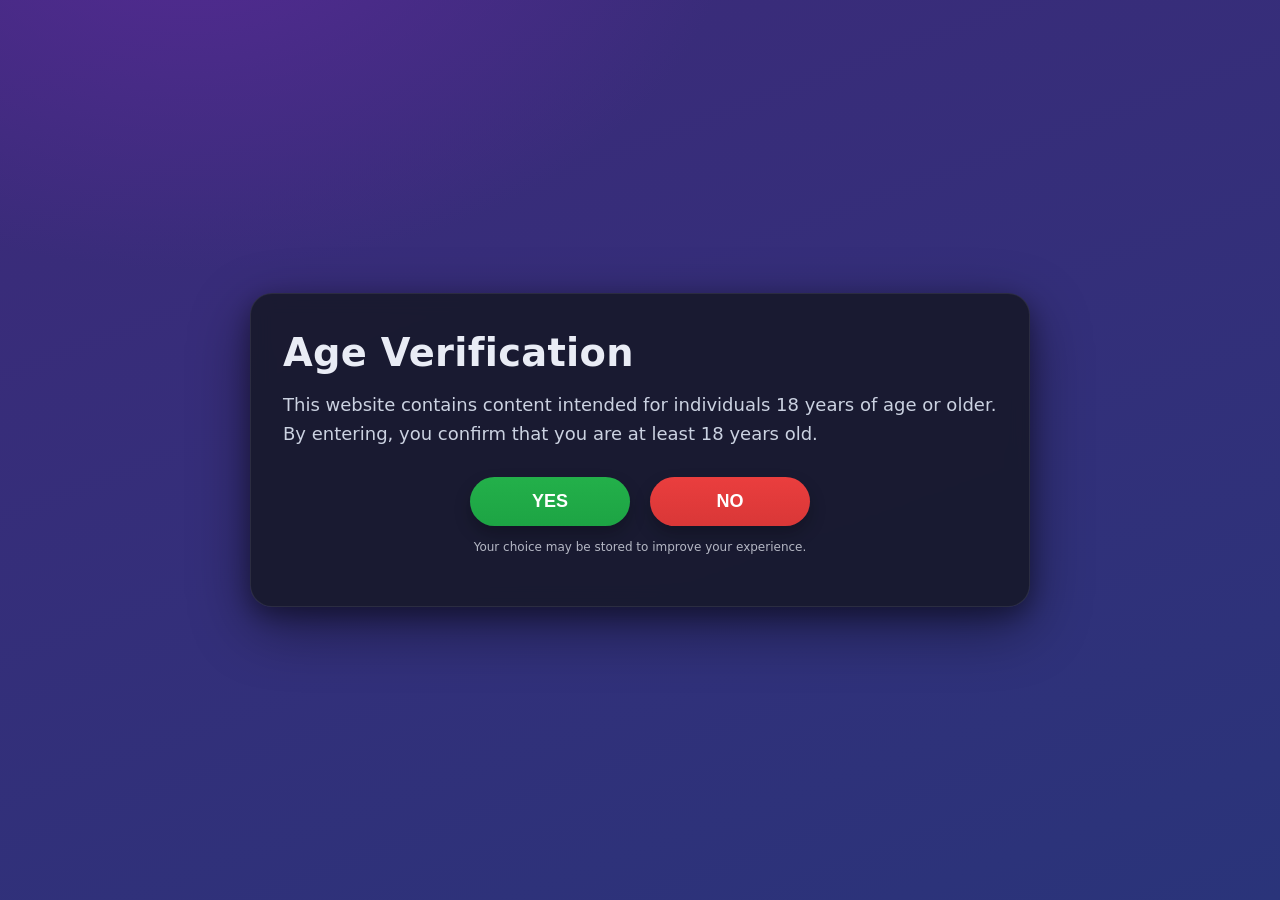
<file: age-verification.html>
<!DOCTYPE html>
<html lang="en">
<head>
	<meta charset="utf-8" />
	<meta name="viewport" content="width=device-width, initial-scale=1" />
	<title>Age Verification</title>
	<style>
		:root {
			--bg1: #3d2a7a;
			--bg2: #2a347a;
			--bg3: #532b92;
			--surface: rgba(20, 22, 34, 0.82);
			--surface-border: rgba(255, 255, 255, 0.08);
			--text-primary: #e9ecf5;
			--text-secondary: #cbd2e1;
			--green: #23b04a;
			--green-pressed: #1b8d3b;
			--red: #ea3e3e;
			--red-pressed: #c33030;
			--shadow: 0 20px 60px rgba(0, 0, 0, 0.45), 0 8px 24px rgba(0, 0, 0, 0.35);
		}

		/* Reset */
		html, body { height: 100%; }
		* { box-sizing: border-box; }
		body {
			margin: 0;
			font-family: system-ui, -apple-system, Segoe UI, Roboto, Ubuntu, Cantarell, Noto Sans, Helvetica, Arial, "Apple Color Emoji", "Segoe UI Emoji";
			color: var(--text-primary);
			background:
				radial-gradient(900px 600px at 15% -10%, var(--bg3), transparent 60%),
				linear-gradient(160deg, var(--bg1), var(--bg2));
			min-height: 100dvh;
			/* subtle texture */
			background-attachment: fixed;
		}

		.wrapper {
			min-height: 100dvh;
			display: grid;
			place-items: center; /* centered on all viewports */
			padding: clamp(16px, 3vw, 32px);
		}

		.card {
			width: min(780px, 94vw);
			background: var(--surface);
			backdrop-filter: blur(10px);
			-webkit-backdrop-filter: blur(10px);
			border: 1px solid var(--surface-border);
			border-radius: 22px;
			box-shadow: var(--shadow);
			padding: clamp(20px, 3.2vw, 36px) clamp(18px, 3vw, 32px) clamp(24px, 3.6vw, 40px);
		}

		.title {
			margin: 0 0 clamp(12px, 1.6vw, 16px) 0;
			font-weight: 800;
			letter-spacing: 0.3px;
			font-size: clamp(24px, 3vw, 40px);
		}

		.description {
			margin: 0 0 clamp(18px, 2.6vw, 28px) 0;
			color: var(--text-secondary);
			line-height: 1.6;
			font-size: clamp(14px, 1.6vw, 18px);
		}

		.actions {
			display: flex;
			gap: clamp(12px, 2vw, 20px);
			justify-content: center;
			flex-wrap: wrap;
		}

		.button {
			appearance: none;
			border: 0;
			border-radius: 999px;
			padding: clamp(10px, 1.6vw, 14px) clamp(18px, 3vw, 28px);
			font-weight: 700;
			font-size: clamp(14px, 1.6vw, 18px);
			cursor: pointer;
			color: #fff;
			min-width: clamp(120px, 20vw, 160px);
			transition: transform .06s ease, filter .2s ease, background-color .2s ease;
			box-shadow: 0 8px 16px rgba(0,0,0,.25);
		}
		.button:active { transform: translateY(1px) scale(0.99); }
		.button:focus-visible { outline: 3px solid rgba(255, 255, 255, 0.35); outline-offset: 2px; }

		.button--yes { background: linear-gradient(180deg, var(--green), #1da444); }
		.button--yes:hover { filter: brightness(1.05); }
		.button--yes:active { background: var(--green-pressed); }

		.button--no { background: linear-gradient(180deg, var(--red), #d93737); }
		.button--no:hover { filter: brightness(1.05); }
		.button--no:active { background: var(--red-pressed); }

		.footer-note { text-align: center; opacity: .75; font-size: 12px; margin-top: 14px; }

		@media (min-width: 1024px) {
			.wrapper { place-items: center; }
		}
	</style>
</head>
<body>
	<main class="wrapper">
		<section class="card" role="dialog" aria-labelledby="title" aria-describedby="desc" aria-modal="true">
			<h1 id="title" class="title">Age Verification</h1>
			<p id="desc" class="description">
				This website contains content intended for individuals 18 years of age or older.
				By entering, you confirm that you are at least 18 years old.
			</p>
			<div class="actions">
				<button class="button button--yes" type="button">YES</button>
				<button class="button button--no" type="button">NO</button>
			</div>
			<p class="footer-note">Your choice may be stored to improve your experience.</p>
		</section>
	</main>
</body>
</html>
</file>
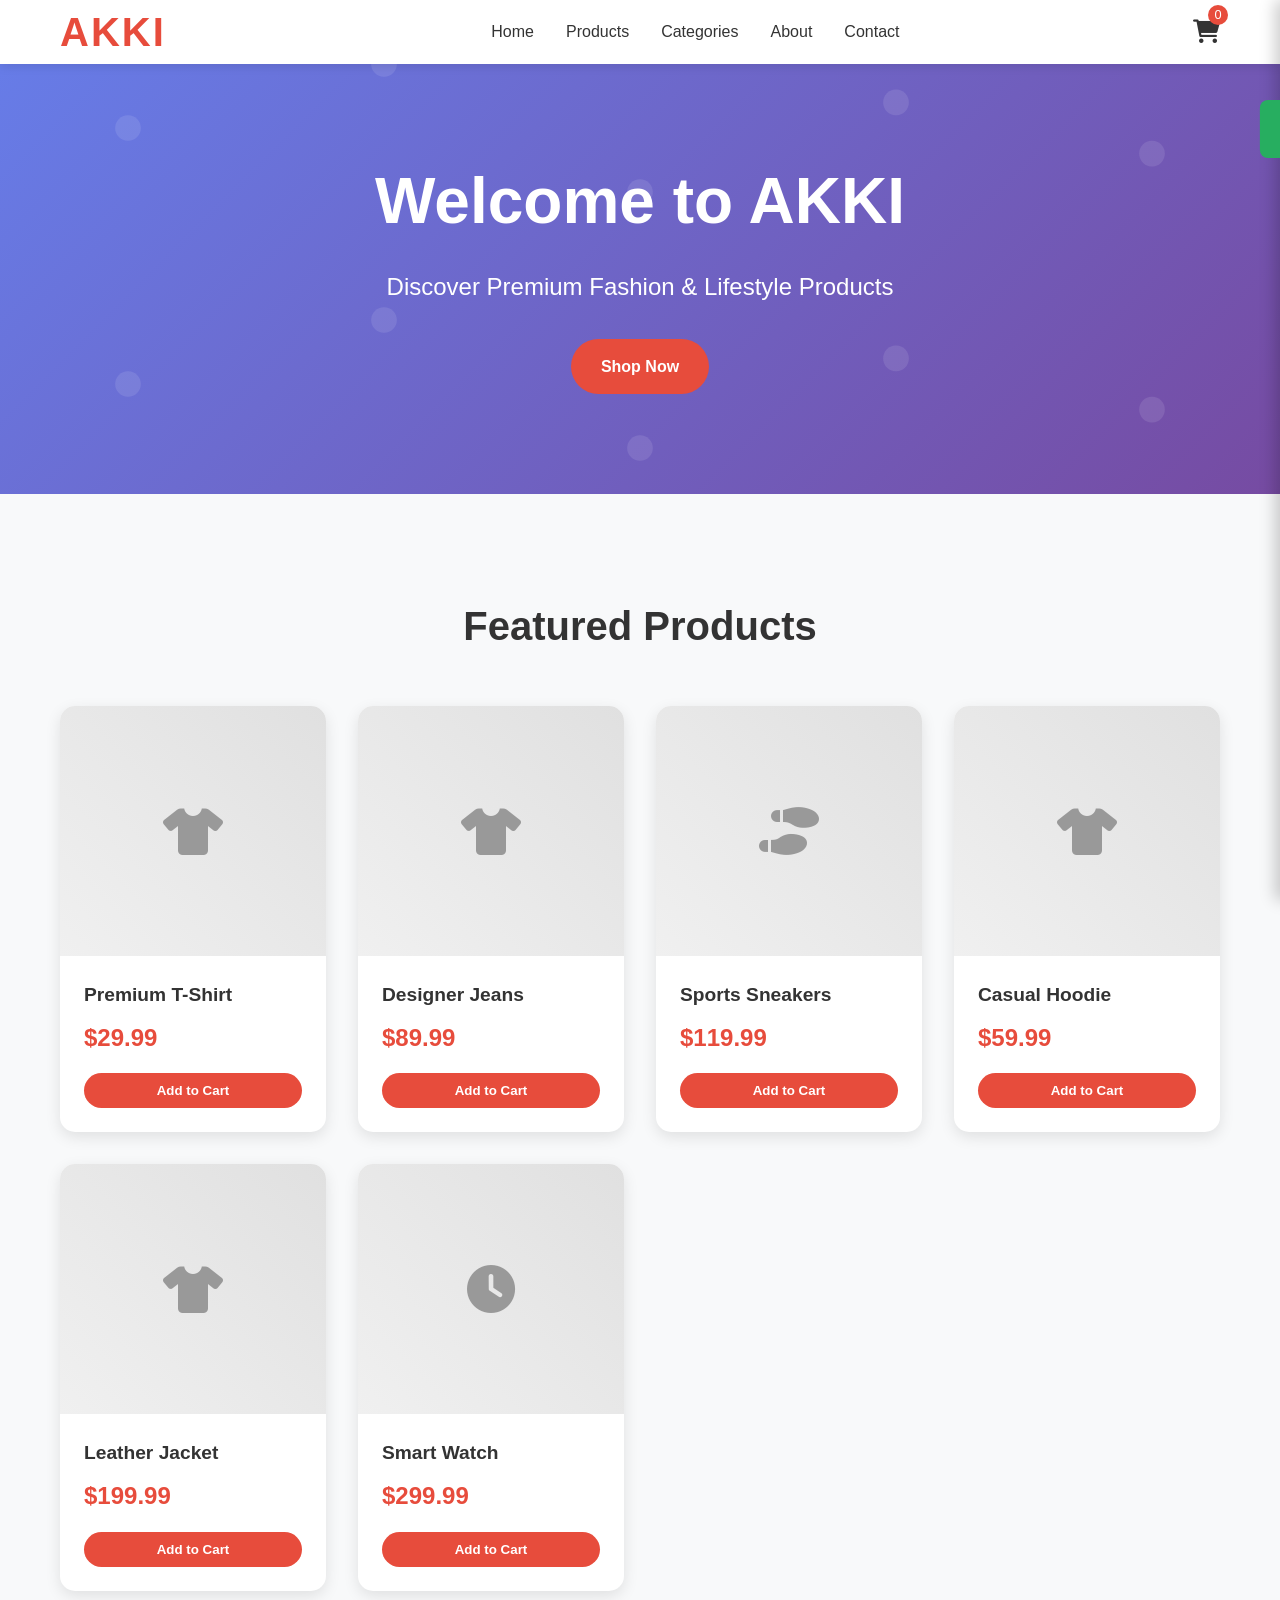
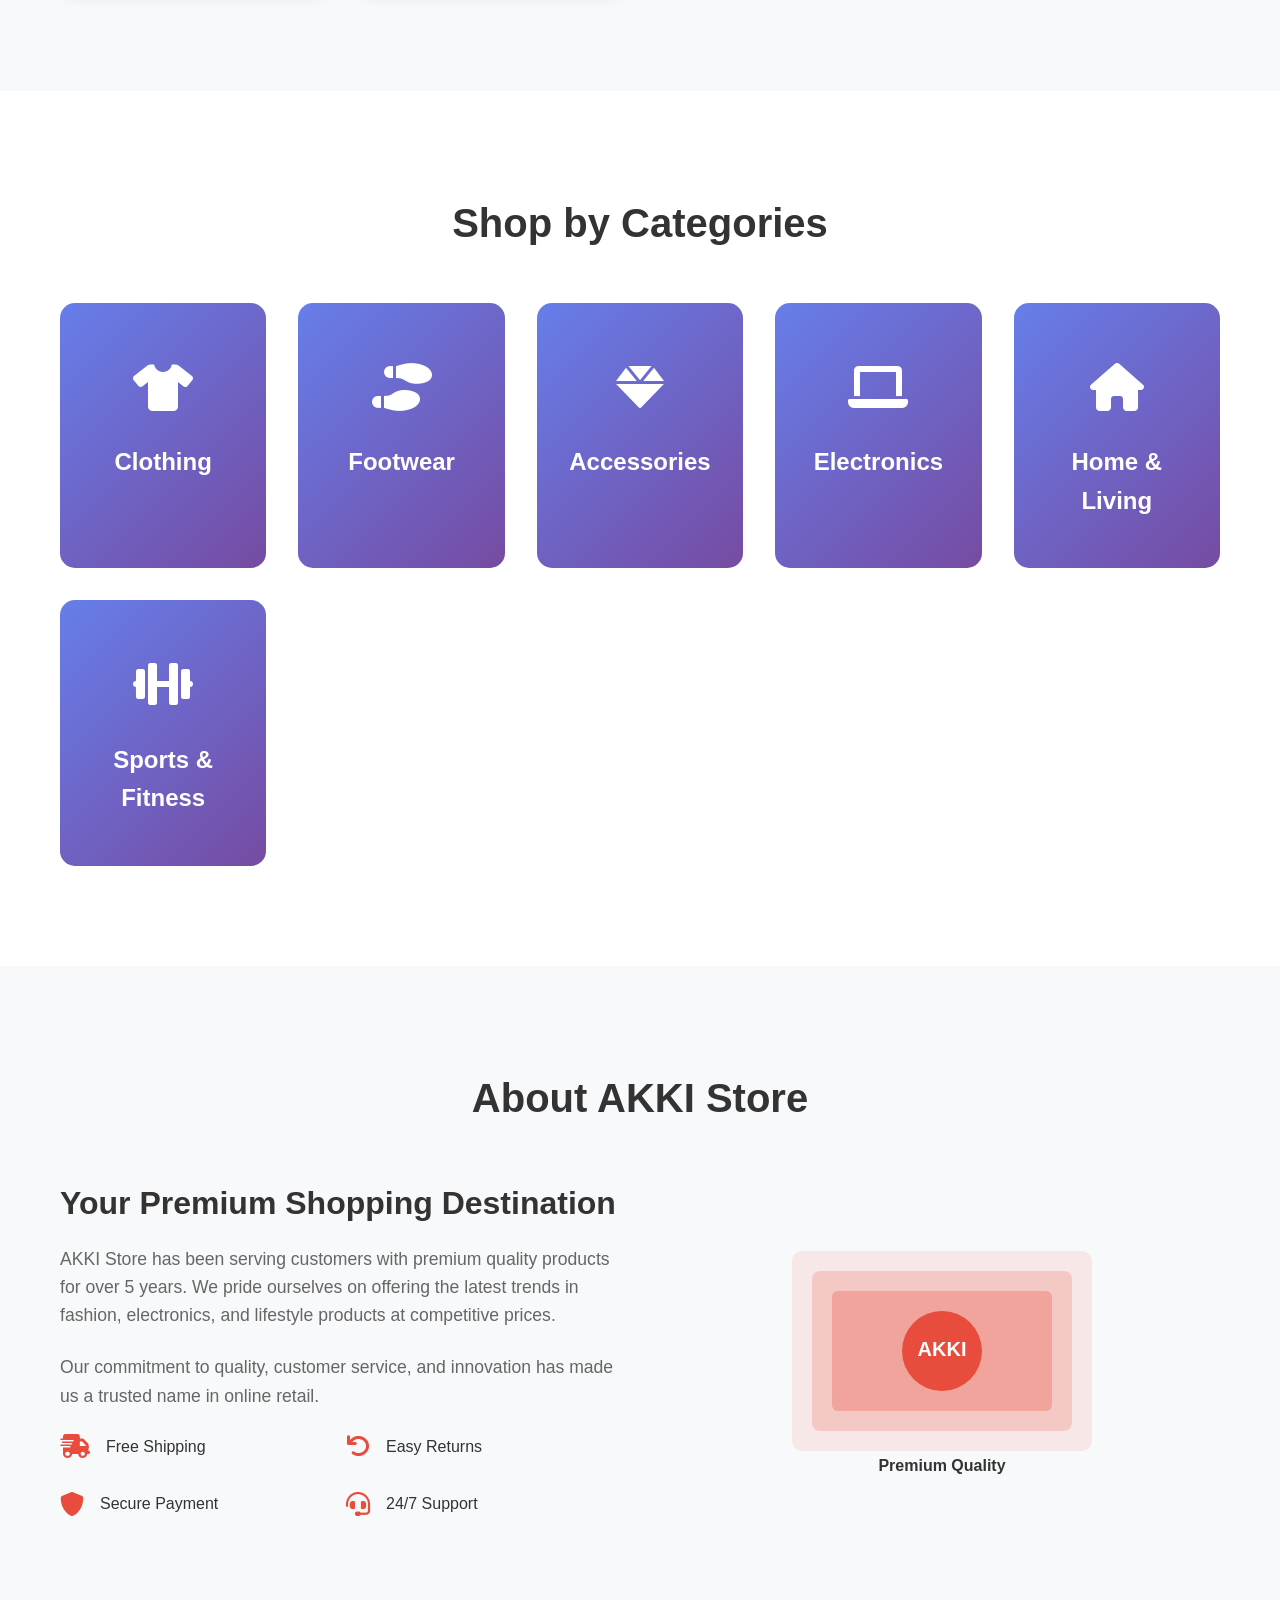
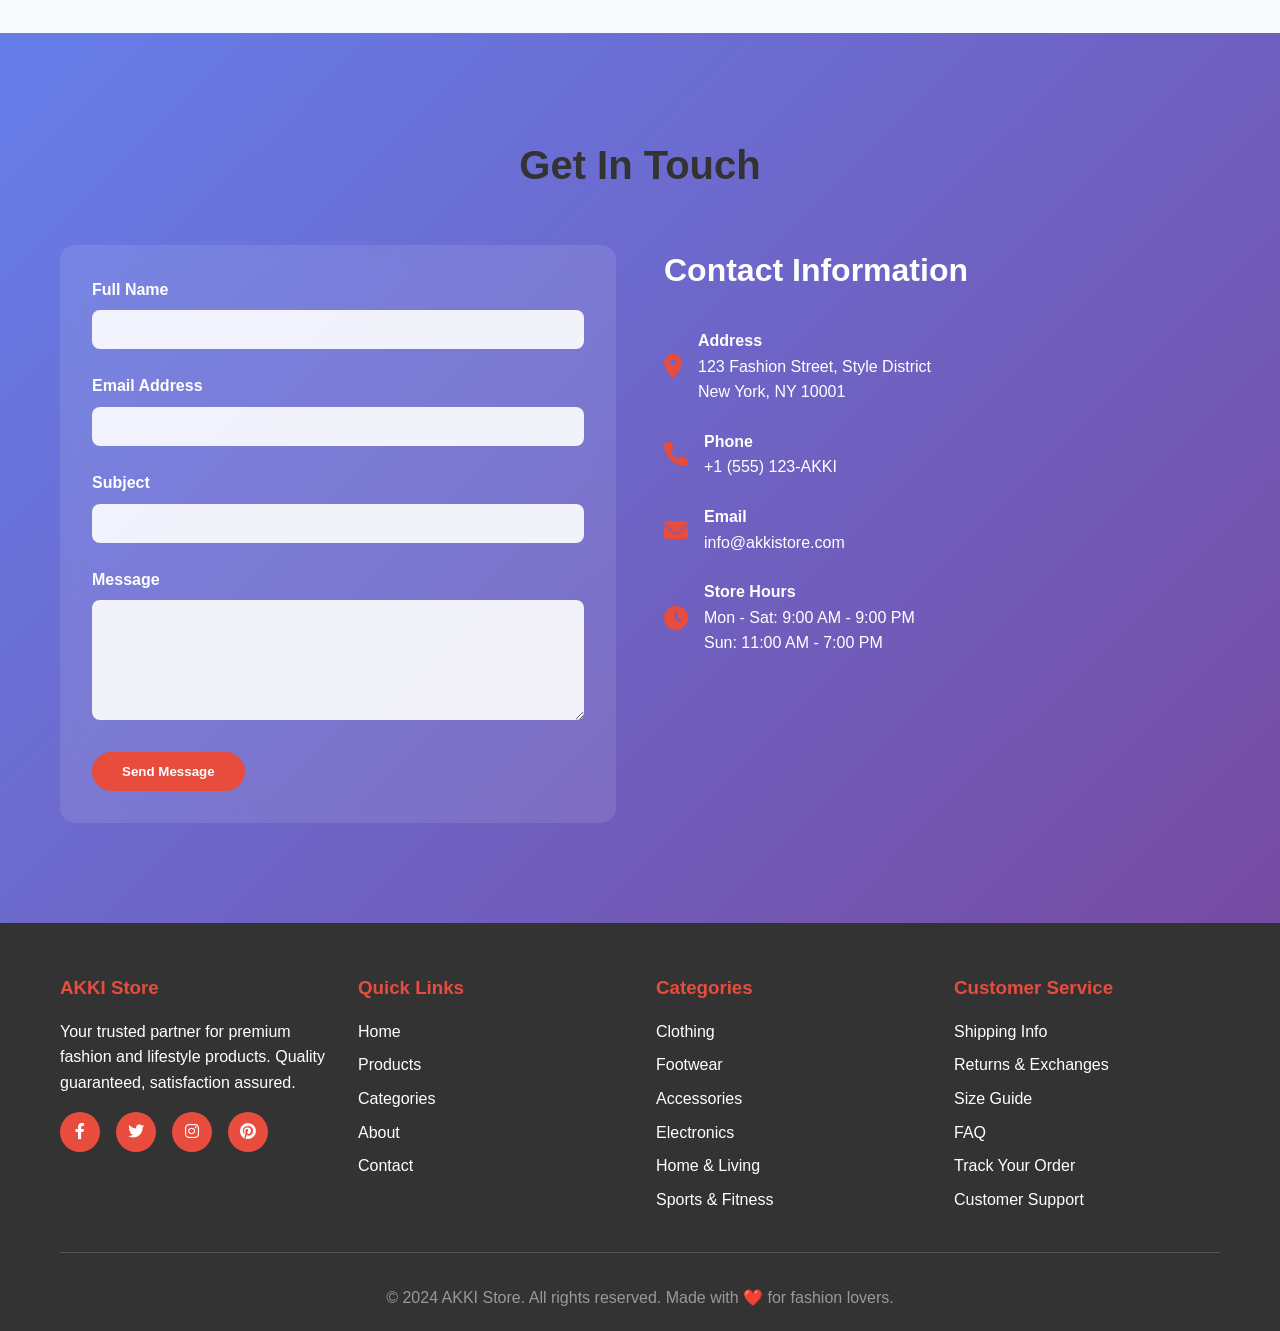
<file: akki-store.html>
<!DOCTYPE html>
<html lang="en">
<head>
    <meta charset="UTF-8">
    <meta name="viewport" content="width=device-width, initial-scale=1.0">
    <title>AKKI Store - Premium Fashion & Lifestyle</title>
    <link href="https://cdnjs.cloudflare.com/ajax/libs/font-awesome/6.0.0/css/all.min.css" rel="stylesheet">
    <style>
        * {
            margin: 0;
            padding: 0;
            box-sizing: border-box;
        }

        body {
            font-family: 'Arial', sans-serif;
            line-height: 1.6;
            color: #333;
            overflow-x: hidden;
        }

        .container {
            max-width: 1200px;
            margin: 0 auto;
            padding: 0 20px;
        }

        /* Header */
        header {
            background: #fff;
            box-shadow: 0 2px 10px rgba(0,0,0,0.1);
            position: fixed;
            width: 100%;
            top: 0;
            z-index: 1000;
        }

        nav {
            display: flex;
            justify-content: space-between;
            align-items: center;
            padding: 1rem 0;
        }

        .logo {
            font-size: 2.5rem;
            font-weight: bold;
            color: #e74c3c;
            text-decoration: none;
            letter-spacing: 2px;
        }

        .nav-links {
            display: flex;
            list-style: none;
            align-items: center;
        }

        .nav-links li {
            margin-left: 2rem;
        }

        .nav-links a {
            color: #333;
            text-decoration: none;
            font-weight: 500;
            transition: color 0.3s ease;
        }

        .nav-links a:hover {
            color: #e74c3c;
        }

        .cart-icon {
            position: relative;
            font-size: 1.5rem;
            cursor: pointer;
            color: #333;
            transition: color 0.3s ease;
        }

        .cart-icon:hover {
            color: #e74c3c;
        }

        .cart-count {
            position: absolute;
            top: -8px;
            right: -8px;
            background: #e74c3c;
            color: white;
            border-radius: 50%;
            width: 20px;
            height: 20px;
            font-size: 0.8rem;
            display: flex;
            align-items: center;
            justify-content: center;
        }

        .mobile-menu {
            display: none;
            background: none;
            border: none;
            font-size: 1.5rem;
            cursor: pointer;
        }

        /* Hero Section */
        .hero {
            background: linear-gradient(135deg, #667eea 0%, #764ba2 100%);
            color: white;
            padding: 150px 0 100px;
            text-align: center;
            position: relative;
            overflow: hidden;
        }

        .hero::before {
            content: '';
            position: absolute;
            top: 0;
            left: 0;
            right: 0;
            bottom: 0;
            background: url('data:image/svg+xml,<svg xmlns="http://www.w3.org/2000/svg" viewBox="0 0 100 20"><defs><pattern id="grain" width="100" height="20" patternUnits="userSpaceOnUse"><circle cx="10" cy="10" r="1" fill="white" opacity="0.1"/><circle cx="30" cy="5" r="1" fill="white" opacity="0.1"/><circle cx="50" cy="15" r="1" fill="white" opacity="0.1"/><circle cx="70" cy="8" r="1" fill="white" opacity="0.1"/><circle cx="90" cy="12" r="1" fill="white" opacity="0.1"/></pattern></defs><rect width="100" height="20" fill="url(%23grain)"/></svg>');
        }

        .hero-content {
            position: relative;
            z-index: 2;
        }

        .hero h1 {
            font-size: 4rem;
            margin-bottom: 1rem;
            animation: fadeInUp 1s ease;
        }

        .hero p {
            font-size: 1.5rem;
            margin-bottom: 2rem;
            animation: fadeInUp 1s ease 0.2s both;
        }

        .cta-button {
            display: inline-block;
            background: #e74c3c;
            color: white;
            padding: 15px 30px;
            text-decoration: none;
            border-radius: 50px;
            font-weight: bold;
            transition: transform 0.3s ease, box-shadow 0.3s ease;
            animation: fadeInUp 1s ease 0.4s both;
        }

        .cta-button:hover {
            transform: translateY(-3px);
            box-shadow: 0 10px 20px rgba(231, 76, 60, 0.3);
        }

        /* Featured Products */
        .featured {
            padding: 100px 0;
            background: #f8f9fa;
        }

        .section-title {
            text-align: center;
            font-size: 2.5rem;
            margin-bottom: 3rem;
            color: #333;
        }

        .featured-grid {
            display: grid;
            grid-template-columns: repeat(auto-fit, minmax(250px, 1fr));
            gap: 2rem;
            margin-top: 3rem;
        }

        .product-card {
            background: white;
            border-radius: 15px;
            overflow: hidden;
            box-shadow: 0 5px 15px rgba(0,0,0,0.1);
            transition: transform 0.3s ease, box-shadow 0.3s ease;
            cursor: pointer;
        }

        .product-card:hover {
            transform: translateY(-10px);
            box-shadow: 0 15px 30px rgba(0,0,0,0.2);
        }

        .product-image {
            width: 100%;
            height: 250px;
            background: linear-gradient(45deg, #f0f0f0, #e0e0e0);
            display: flex;
            align-items: center;
            justify-content: center;
            font-size: 3rem;
            color: #999;
            position: relative;
            overflow: hidden;
        }

        .product-image::before {
            content: '';
            position: absolute;
            top: 0;
            left: -100%;
            width: 100%;
            height: 100%;
            background: linear-gradient(90deg, transparent, rgba(255,255,255,0.4), transparent);
            transition: left 0.5s ease;
        }

        .product-card:hover .product-image::before {
            left: 100%;
        }

        .product-info {
            padding: 1.5rem;
        }

        .product-name {
            font-size: 1.2rem;
            font-weight: bold;
            margin-bottom: 0.5rem;
            color: #333;
        }

        .product-price {
            font-size: 1.5rem;
            font-weight: bold;
            color: #e74c3c;
            margin-bottom: 1rem;
        }

        .add-to-cart {
            width: 100%;
            background: #e74c3c;
            color: white;
            border: none;
            padding: 10px;
            border-radius: 25px;
            font-weight: bold;
            cursor: pointer;
            transition: background 0.3s ease;
        }

        .add-to-cart:hover {
            background: #c0392b;
        }

        /* Categories */
        .categories {
            padding: 100px 0;
            background: white;
        }

        .categories-grid {
            display: grid;
            grid-template-columns: repeat(auto-fit, minmax(200px, 1fr));
            gap: 2rem;
            margin-top: 3rem;
        }

        .category-card {
            background: linear-gradient(135deg, #667eea 0%, #764ba2 100%);
            color: white;
            padding: 3rem 2rem;
            border-radius: 15px;
            text-align: center;
            transition: transform 0.3s ease;
            cursor: pointer;
        }

        .category-card:hover {
            transform: scale(1.05);
        }

        .category-icon {
            font-size: 3rem;
            margin-bottom: 1rem;
        }

        .category-name {
            font-size: 1.5rem;
            font-weight: bold;
        }

        /* About Section */
        .about {
            padding: 100px 0;
            background: #f8f9fa;
        }

        .about-content {
            display: grid;
            grid-template-columns: 1fr 1fr;
            gap: 3rem;
            align-items: center;
            margin-top: 3rem;
        }

        .about-text h3 {
            font-size: 2rem;
            margin-bottom: 1rem;
            color: #333;
        }

        .about-text p {
            font-size: 1.1rem;
            margin-bottom: 1.5rem;
            color: #666;
        }

        .features {
            display: grid;
            grid-template-columns: 1fr 1fr;
            gap: 1rem;
        }

        .feature {
            display: flex;
            align-items: center;
            margin-bottom: 1rem;
        }

        .feature i {
            font-size: 1.5rem;
            color: #e74c3c;
            margin-right: 1rem;
        }

        .about-image {
            text-align: center;
        }

        /* Contact Section */
        .contact {
            padding: 100px 0;
            background: linear-gradient(135deg, #667eea 0%, #764ba2 100%);
            color: white;
        }

        .contact-content {
            display: grid;
            grid-template-columns: 1fr 1fr;
            gap: 3rem;
            margin-top: 3rem;
        }

        .contact-form {
            background: rgba(255,255,255,0.1);
            padding: 2rem;
            border-radius: 15px;
            backdrop-filter: blur(10px);
        }

        .form-group {
            margin-bottom: 1.5rem;
        }

        .form-group label {
            display: block;
            margin-bottom: 0.5rem;
            font-weight: bold;
        }

        .form-group input,
        .form-group textarea {
            width: 100%;
            padding: 12px;
            border: none;
            border-radius: 8px;
            background: rgba(255,255,255,0.9);
            color: #333;
        }

        .form-group textarea {
            height: 120px;
            resize: vertical;
        }

        .submit-btn {
            background: #e74c3c;
            color: white;
            padding: 12px 30px;
            border: none;
            border-radius: 50px;
            font-weight: bold;
            cursor: pointer;
            transition: transform 0.3s ease;
        }

        .submit-btn:hover {
            transform: translateY(-2px);
        }

        .contact-info h3 {
            font-size: 2rem;
            margin-bottom: 2rem;
        }

        .contact-item {
            display: flex;
            align-items: center;
            margin-bottom: 1.5rem;
        }

        .contact-item i {
            font-size: 1.5rem;
            margin-right: 1rem;
            color: #e74c3c;
        }

        /* Footer */
        footer {
            background: #333;
            color: white;
            padding: 50px 0 20px;
        }

        .footer-content {
            display: grid;
            grid-template-columns: repeat(auto-fit, minmax(250px, 1fr));
            gap: 2rem;
            margin-bottom: 2rem;
        }

        .footer-section h3 {
            margin-bottom: 1rem;
            color: #e74c3c;
        }

        .footer-section p,
        .footer-section li {
            margin-bottom: 0.5rem;
        }

        .footer-section ul {
            list-style: none;
        }

        .footer-section a {
            color: white;
            text-decoration: none;
            transition: color 0.3s ease;
        }

        .footer-section a:hover {
            color: #e74c3c;
        }

        .social-links {
            display: flex;
            gap: 1rem;
            margin-top: 1rem;
        }

        .social-links a {
            display: inline-block;
            width: 40px;
            height: 40px;
            background: #e74c3c;
            color: white;
            text-align: center;
            line-height: 40px;
            border-radius: 50%;
            transition: background 0.3s ease;
        }

        .social-links a:hover {
            background: #c0392b;
        }

        .footer-bottom {
            text-align: center;
            padding-top: 2rem;
            border-top: 1px solid #555;
            color: #999;
        }

        /* Cart Sidebar */
        .cart-sidebar {
            position: fixed;
            right: -400px;
            top: 0;
            width: 400px;
            height: 100vh;
            background: white;
            box-shadow: -5px 0 15px rgba(0,0,0,0.2);
            z-index: 2000;
            transition: right 0.3s ease;
            overflow-y: auto;
        }

        .cart-sidebar.open {
            right: 0;
        }

        .cart-header {
            padding: 2rem;
            border-bottom: 1px solid #eee;
            display: flex;
            justify-content: space-between;
            align-items: center;
        }

        .cart-header h3 {
            font-size: 1.5rem;
            color: #333;
        }

        .close-cart {
            background: none;
            border: none;
            font-size: 1.5rem;
            cursor: pointer;
            color: #999;
        }

        .cart-items {
            padding: 1rem;
        }

        .cart-item {
            display: flex;
            align-items: center;
            padding: 1rem;
            border-bottom: 1px solid #eee;
        }

        .cart-item-image {
            width: 60px;
            height: 60px;
            background: #f0f0f0;
            border-radius: 8px;
            margin-right: 1rem;
            display: flex;
            align-items: center;
            justify-content: center;
            color: #999;
        }

        .cart-item-info {
            flex: 1;
        }

        .cart-item-name {
            font-weight: bold;
            margin-bottom: 0.5rem;
        }

        .cart-item-price {
            color: #e74c3c;
            font-weight: bold;
        }

        .cart-item-remove {
            background: none;
            border: none;
            color: #999;
            cursor: pointer;
            font-size: 1.2rem;
        }

        .cart-total {
            padding: 2rem;
            border-top: 2px solid #eee;
            text-align: center;
        }

        .total-amount {
            font-size: 1.5rem;
            font-weight: bold;
            color: #e74c3c;
            margin-bottom: 1rem;
        }

        .checkout-btn {
            width: 100%;
            background: #e74c3c;
            color: white;
            border: none;
            padding: 15px;
            border-radius: 50px;
            font-weight: bold;
            cursor: pointer;
            transition: background 0.3s ease;
        }

        .checkout-btn:hover {
            background: #c0392b;
        }

        .cart-overlay {
            position: fixed;
            top: 0;
            left: 0;
            width: 100%;
            height: 100%;
            background: rgba(0,0,0,0.5);
            z-index: 1500;
            opacity: 0;
            visibility: hidden;
            transition: all 0.3s ease;
        }

        .cart-overlay.active {
            opacity: 1;
            visibility: visible;
        }

        /* Animations */
        @keyframes fadeInUp {
            from {
                opacity: 0;
                transform: translateY(30px);
            }
            to {
                opacity: 1;
                transform: translateY(0);
            }
        }

        /* Responsive Design */
        @media (max-width: 768px) {
            .nav-links {
                display: none;
            }

            .mobile-menu {
                display: block;
            }

            .hero h1 {
                font-size: 2.5rem;
            }

            .hero p {
                font-size: 1.2rem;
            }

            .section-title {
                font-size: 2rem;
            }

            .about-content,
            .contact-content {
                grid-template-columns: 1fr;
            }

            .categories-grid,
            .featured-grid {
                grid-template-columns: repeat(auto-fit, minmax(200px, 1fr));
            }

            .cart-sidebar {
                width: 100%;
                right: -100%;
            }

            .footer-content {
                grid-template-columns: 1fr;
                text-align: center;
            }
        }

        @media (max-width: 480px) {
            .container {
                padding: 0 15px;
            }

            .hero {
                padding: 120px 0 80px;
            }

            .hero h1 {
                font-size: 2rem;
            }

            .featured,
            .categories,
            .about,
            .contact {
                padding: 60px 0;
            }

            .product-card,
            .contact-form {
                margin-bottom: 1rem;
            }
        }

        /* Smooth scrolling */
        html {
            scroll-behavior: smooth;
        }

        section {
            scroll-margin-top: 80px;
        }

        /* Loading animation */
        .loading {
            opacity: 0.5;
            pointer-events: none;
        }

        /* Success message */
        .success-message {
            position: fixed;
            top: 100px;
            right: 20px;
            background: #27ae60;
            color: white;
            padding: 1rem 1.5rem;
            border-radius: 8px;
            transform: translateX(100%);
            transition: transform 0.3s ease;
            z-index: 3000;
        }

        .success-message.show {
            transform: translateX(0);
        }
    </style>
</head>
<body>
    <!-- Header -->
    <header>
        <nav class="container">
            <a href="#" class="logo">AKKI</a>
            <ul class="nav-links">
                <li><a href="#home">Home</a></li>
                <li><a href="#products">Products</a></li>
                <li><a href="#categories">Categories</a></li>
                <li><a href="#about">About</a></li>
                <li><a href="#contact">Contact</a></li>
            </ul>
            <div class="cart-icon" onclick="toggleCart()">
                <i class="fas fa-shopping-cart"></i>
                <span class="cart-count">0</span>
            </div>
            <button class="mobile-menu">
                <i class="fas fa-bars"></i>
            </button>
        </nav>
    </header>

    <!-- Hero Section -->
    <section id="home" class="hero">
        <div class="container">
            <div class="hero-content">
                <h1>Welcome to AKKI</h1>
                <p>Discover Premium Fashion & Lifestyle Products</p>
                <a href="#products" class="cta-button">Shop Now</a>
            </div>
        </div>
    </section>

    <!-- Featured Products -->
    <section id="products" class="featured">
        <div class="container">
            <h2 class="section-title">Featured Products</h2>
            <div class="featured-grid">
                <div class="product-card" data-product='{"id": 1, "name": "Premium T-Shirt", "price": 29.99}'>
                    <div class="product-image">
                        <i class="fas fa-tshirt"></i>
                    </div>
                    <div class="product-info">
                        <div class="product-name">Premium T-Shirt</div>
                        <div class="product-price">$29.99</div>
                        <button class="add-to-cart" onclick="addToCart(1, 'Premium T-Shirt', 29.99)">Add to Cart</button>
                    </div>
                </div>

                <div class="product-card" data-product='{"id": 2, "name": "Designer Jeans", "price": 89.99}'>
                    <div class="product-image">
                        <i class="fas fa-tshirt"></i>
                    </div>
                    <div class="product-info">
                        <div class="product-name">Designer Jeans</div>
                        <div class="product-price">$89.99</div>
                        <button class="add-to-cart" onclick="addToCart(2, 'Designer Jeans', 89.99)">Add to Cart</button>
                    </div>
                </div>

                <div class="product-card" data-product='{"id": 3, "name": "Sports Sneakers", "price": 119.99}'>
                    <div class="product-image">
                        <i class="fas fa-shoe-prints"></i>
                    </div>
                    <div class="product-info">
                        <div class="product-name">Sports Sneakers</div>
                        <div class="product-price">$119.99</div>
                        <button class="add-to-cart" onclick="addToCart(3, 'Sports Sneakers', 119.99)">Add to Cart</button>
                    </div>
                </div>

                <div class="product-card" data-product='{"id": 4, "name": "Casual Hoodie", "price": 59.99}'>
                    <div class="product-image">
                        <i class="fas fa-tshirt"></i>
                    </div>
                    <div class="product-info">
                        <div class="product-name">Casual Hoodie</div>
                        <div class="product-price">$59.99</div>
                        <button class="add-to-cart" onclick="addToCart(4, 'Casual Hoodie', 59.99)">Add to Cart</button>
                    </div>
                </div>

                <div class="product-card" data-product='{"id": 5, "name": "Leather Jacket", "price": 199.99}'>
                    <div class="product-image">
                        <i class="fas fa-tshirt"></i>
                    </div>
                    <div class="product-info">
                        <div class="product-name">Leather Jacket</div>
                        <div class="product-price">$199.99</div>
                        <button class="add-to-cart" onclick="addToCart(5, 'Leather Jacket', 199.99)">Add to Cart</button>
                    </div>
                </div>

                <div class="product-card" data-product='{"id": 6, "name": "Smart Watch", "price": 299.99}'>
                    <div class="product-image">
                        <i class="fas fa-clock"></i>
                    </div>
                    <div class="product-info">
                        <div class="product-name">Smart Watch</div>
                        <div class="product-price">$299.99</div>
                        <button class="add-to-cart" onclick="addToCart(6, 'Smart Watch', 299.99)">Add to Cart</button>
                    </div>
                </div>
            </div>
        </div>
    </section>

    <!-- Categories -->
    <section id="categories" class="categories">
        <div class="container">
            <h2 class="section-title">Shop by Categories</h2>
            <div class="categories-grid">
                <div class="category-card">
                    <div class="category-icon">
                        <i class="fas fa-tshirt"></i>
                    </div>
                    <div class="category-name">Clothing</div>
                </div>
                <div class="category-card">
                    <div class="category-icon">
                        <i class="fas fa-shoe-prints"></i>
                    </div>
                    <div class="category-name">Footwear</div>
                </div>
                <div class="category-card">
                    <div class="category-icon">
                        <i class="fas fa-gem"></i>
                    </div>
                    <div class="category-name">Accessories</div>
                </div>
                <div class="category-card">
                    <div class="category-icon">
                        <i class="fas fa-laptop"></i>
                    </div>
                    <div class="category-name">Electronics</div>
                </div>
                <div class="category-card">
                    <div class="category-icon">
                        <i class="fas fa-home"></i>
                    </div>
                    <div class="category-name">Home & Living</div>
                </div>
                <div class="category-card">
                    <div class="category-icon">
                        <i class="fas fa-dumbbell"></i>
                    </div>
                    <div class="category-name">Sports & Fitness</div>
                </div>
            </div>
        </div>
    </section>

    <!-- About Section -->
    <section id="about" class="about">
        <div class="container">
            <h2 class="section-title">About AKKI Store</h2>
            <div class="about-content">
                <div class="about-text">
                    <h3>Your Premium Shopping Destination</h3>
                    <p>AKKI Store has been serving customers with premium quality products for over 5 years. We pride ourselves on offering the latest trends in fashion, electronics, and lifestyle products at competitive prices.</p>
                    <p>Our commitment to quality, customer service, and innovation has made us a trusted name in online retail.</p>
                    <div class="features">
                        <div class="feature">
                            <i class="fas fa-shipping-fast"></i>
                            <span>Free Shipping</span>
                        </div>
                        <div class="feature">
                            <i class="fas fa-undo"></i>
                            <span>Easy Returns</span>
                        </div>
                        <div class="feature">
                            <i class="fas fa-shield-alt"></i>
                            <span>Secure Payment</span>
                        </div>
                        <div class="feature">
                            <i class="fas fa-headset"></i>
                            <span>24/7 Support</span>
                        </div>
                    </div>
                </div>
                <div class="about-image">
                    <svg width="400" height="300" viewBox="0 0 400 300" fill="none" xmlns="http://www.w3.org/2000/svg">
                        <rect width="400" height="300" rx="15" fill="#f8f9fa"/>
                        <rect x="50" y="50" width="300" height="200" rx="10" fill="#e74c3c" opacity="0.1"/>
                        <rect x="70" y="70" width="260" height="160" rx="8" fill="#e74c3c" opacity="0.2"/>
                        <rect x="90" y="90" width="220" height="120" rx="6" fill="#e74c3c" opacity="0.3"/>
                        <circle cx="200" cy="150" r="40" fill="#e74c3c"/>
                        <text x="200" y="155" text-anchor="middle" fill="white" font-size="20" font-weight="bold">AKKI</text>
                        <text x="200" y="270" text-anchor="middle" fill="#333" font-size="16" font-weight="bold">Premium Quality</text>
                    </svg>
                </div>
            </div>
        </div>
    </section>

    <!-- Contact Section -->
    <section id="contact" class="contact">
        <div class="container">
            <h2 class="section-title">Get In Touch</h2>
            <div class="contact-content">
                <div class="contact-form">
                    <form id="contactForm">
                        <div class="form-group">
                            <label for="name">Full Name</label>
                            <input type="text" id="name" name="name" required>
                        </div>
                        <div class="form-group">
                            <label for="email">Email Address</label>
                            <input type="email" id="email" name="email" required>
                        </div>
                        <div class="form-group">
                            <label for="subject">Subject</label>
                            <input type="text" id="subject" name="subject" required>
                        </div>
                        <div class="form-group">
                            <label for="message">Message</label>
                            <textarea id="message" name="message" required></textarea>
                        </div>
                        <button type="submit" class="submit-btn">Send Message</button>
                    </form>
                </div>
                <div class="contact-info">
                    <h3>Contact Information</h3>
                    <div class="contact-item">
                        <i class="fas fa-map-marker-alt"></i>
                        <div>
                            <strong>Address</strong><br>
                            123 Fashion Street, Style District<br>
                            New York, NY 10001
                        </div>
                    </div>
                    <div class="contact-item">
                        <i class="fas fa-phone"></i>
                        <div>
                            <strong>Phone</strong><br>
                            +1 (555) 123-AKKI
                        </div>
                    </div>
                    <div class="contact-item">
                        <i class="fas fa-envelope"></i>
                        <div>
                            <strong>Email</strong><br>
                            info@akkistore.com
                        </div>
                    </div>
                    <div class="contact-item">
                        <i class="fas fa-clock"></i>
                        <div>
                            <strong>Store Hours</strong><br>
                            Mon - Sat: 9:00 AM - 9:00 PM<br>
                            Sun: 11:00 AM - 7:00 PM
                        </div>
                    </div>
                </div>
            </div>
        </div>
    </section>

    <!-- Footer -->
    <footer>
        <div class="container">
            <div class="footer-content">
                <div class="footer-section">
                    <h3>AKKI Store</h3>
                    <p>Your trusted partner for premium fashion and lifestyle products. Quality guaranteed, satisfaction assured.</p>
                    <div class="social-links">
                        <a href="#"><i class="fab fa-facebook-f"></i></a>
                        <a href="#"><i class="fab fa-twitter"></i></a>
                        <a href="#"><i class="fab fa-instagram"></i></a>
                        <a href="#"><i class="fab fa-pinterest"></i></a>
                    </div>
                </div>
                <div class="footer-section">
                    <h3>Quick Links</h3>
                    <ul>
                        <li><a href="#home">Home</a></li>
                        <li><a href="#products">Products</a></li>
                        <li><a href="#categories">Categories</a></li>
                        <li><a href="#about">About</a></li>
                        <li><a href="#contact">Contact</a></li>
                    </ul>
                </div>
                <div class="footer-section">
                    <h3>Categories</h3>
                    <ul>
                        <li><a href="#">Clothing</a></li>
                        <li><a href="#">Footwear</a></li>
                        <li><a href="#">Accessories</a></li>
                        <li><a href="#">Electronics</a></li>
                        <li><a href="#">Home & Living</a></li>
                        <li><a href="#">Sports & Fitness</a></li>
                    </ul>
                </div>
                <div class="footer-section">
                    <h3>Customer Service</h3>
                    <ul>
                        <li><a href="#">Shipping Info</a></li>
                        <li><a href="#">Returns & Exchanges</a></li>
                        <li><a href="#">Size Guide</a></li>
                        <li><a href="#">FAQ</a></li>
                        <li><a href="#">Track Your Order</a></li>
                        <li><a href="#">Customer Support</a></li>
                    </ul>
                </div>
            </div>
            <div class="footer-bottom">
                <p>&copy; 2024 AKKI Store. All rights reserved. Made with ❤️ for fashion lovers.</p>
            </div>
        </div>
    </footer>

    <!-- Cart Sidebar -->
    <div class="cart-overlay" onclick="toggleCart()"></div>
    <div class="cart-sidebar">
        <div class="cart-header">
            <h3>Shopping Cart</h3>
            <button class="close-cart" onclick="toggleCart()">
                <i class="fas fa-times"></i>
            </button>
        </div>
        <div class="cart-items" id="cartItems">
            <p style="text-align: center; padding: 2rem; color: #999;">Your cart is empty</p>
        </div>
        <div class="cart-total">
            <div class="total-amount">Total: $<span id="cartTotal">0.00</span></div>
            <button class="checkout-btn" onclick="checkout()">Proceed to Checkout</button>
        </div>
    </div>

    <!-- Success Message -->
    <div class="success-message" id="successMessage">
        <i class="fas fa-check-circle"></i>
        <span>Added to cart successfully!</span>
    </div>

    <script>
        // Cart functionality
        let cart = [];
        let cartCount = 0;
        let cartTotal = 0;

        function addToCart(id, name, price) {
            const existingItem = cart.find(item => item.id === id);
            
            if (existingItem) {
                existingItem.quantity += 1;
            } else {
                cart.push({
                    id: id,
                    name: name,
                    price: price,
                    quantity: 1
                });
            }
            
            updateCartDisplay();
            showSuccessMessage();
        }

        function removeFromCart(id) {
            cart = cart.filter(item => item.id !== id);
            updateCartDisplay();
        }

        function updateCartDisplay() {
            cartCount = cart.reduce((total, item) => total + item.quantity, 0);
            cartTotal = cart.reduce((total, item) => total + (item.price * item.quantity), 0);
            
            document.querySelector('.cart-count').textContent = cartCount;
            document.getElementById('cartTotal').textContent = cartTotal.toFixed(2);
            
            const cartItemsContainer = document.getElementById('cartItems');
            
            if (cart.length === 0) {
                cartItemsContainer.innerHTML = '<p style="text-align: center; padding: 2rem; color: #999;">Your cart is empty</p>';
            } else {
                cartItemsContainer.innerHTML = cart.map(item => `
                    <div class="cart-item">
                        <div class="cart-item-image">
                            <i class="fas fa-box"></i>
                        </div>
                        <div class="cart-item-info">
                            <div class="cart-item-name">${item.name}</div>
                            <div class="cart-item-price">$${item.price} x ${item.quantity}</div>
                        </div>
                        <button class="cart-item-remove" onclick="removeFromCart(${item.id})">
                            <i class="fas fa-trash"></i>
                        </button>
                    </div>
                `).join('');
            }
        }

        function toggleCart() {
            const cartSidebar = document.querySelector('.cart-sidebar');
            const cartOverlay = document.querySelector('.cart-overlay');
            
            cartSidebar.classList.toggle('open');
            cartOverlay.classList.toggle('active');
        }

        function checkout() {
            if (cart.length === 0) {
                alert('Your cart is empty!');
                return;
            }
            
            alert(`Thank you for your order! Total: $${cartTotal.toFixed(2)}\n\nOrder details:\n${cart.map(item => `${item.name} x${item.quantity} - $${(item.price * item.quantity).toFixed(2)}`).join('\n')}`);
            
            cart = [];
            updateCartDisplay();
            toggleCart();
        }

        function showSuccessMessage() {
            const message = document.getElementById('successMessage');
            message.classList.add('show');
            
            setTimeout(() => {
                message.classList.remove('show');
            }, 3000);
        }

        // Smooth scrolling for navigation
        document.querySelectorAll('a[href^="#"]').forEach(anchor => {
            anchor.addEventListener('click', function (e) {
                e.preventDefault();
                const target = document.querySelector(this.getAttribute('href'));
                if (target) {
                    target.scrollIntoView({
                        behavior: 'smooth',
                        block: 'start'
                    });
                }
            });
        });

        // Contact form submission
        document.getElementById('contactForm').addEventListener('submit', function(e) {
            e.preventDefault();
            
            const formData = new FormData(this);
            const name = formData.get('name');
            
            alert(`Thank you ${name}! Your message has been sent. We'll get back to you soon.`);
            this.reset();
        });

        // Mobile menu toggle
        const mobileMenu = document.querySelector('.mobile-menu');
        const navLinks = document.querySelector('.nav-links');

        mobileMenu.addEventListener('click', () => {
            navLinks.style.display = navLinks.style.display === 'flex' ? 'none' : 'flex';
        });

        // Animation on scroll
        const observerOptions = {
            threshold: 0.1,
            rootMargin: '0px 0px -50px 0px'
        };

        const observer = new IntersectionObserver((entries) => {
            entries.forEach(entry => {
                if (entry.isIntersecting) {
                    entry.target.style.opacity = '1';
                    entry.target.style.transform = 'translateY(0)';
                }
            });
        }, observerOptions);

        // Observe product cards and category cards
        document.querySelectorAll('.product-card, .category-card').forEach(card => {
            card.style.opacity = '0';
            card.style.transform = 'translateY(30px)';
            card.style.transition = 'opacity 0.6s ease, transform 0.6s ease';
            observer.observe(card);
        });

        // Close cart when clicking outside
        document.addEventListener('click', function(e) {
            const cartSidebar = document.querySelector('.cart-sidebar');
            const cartIcon = document.querySelector('.cart-icon');
            
            if (!cartSidebar.contains(e.target) && !cartIcon.contains(e.target) && cartSidebar.classList.contains('open')) {
                toggleCart();
            }
        });

        // Initialize cart display
        updateCartDisplay();
    </script>
</body>
</html>
</file>
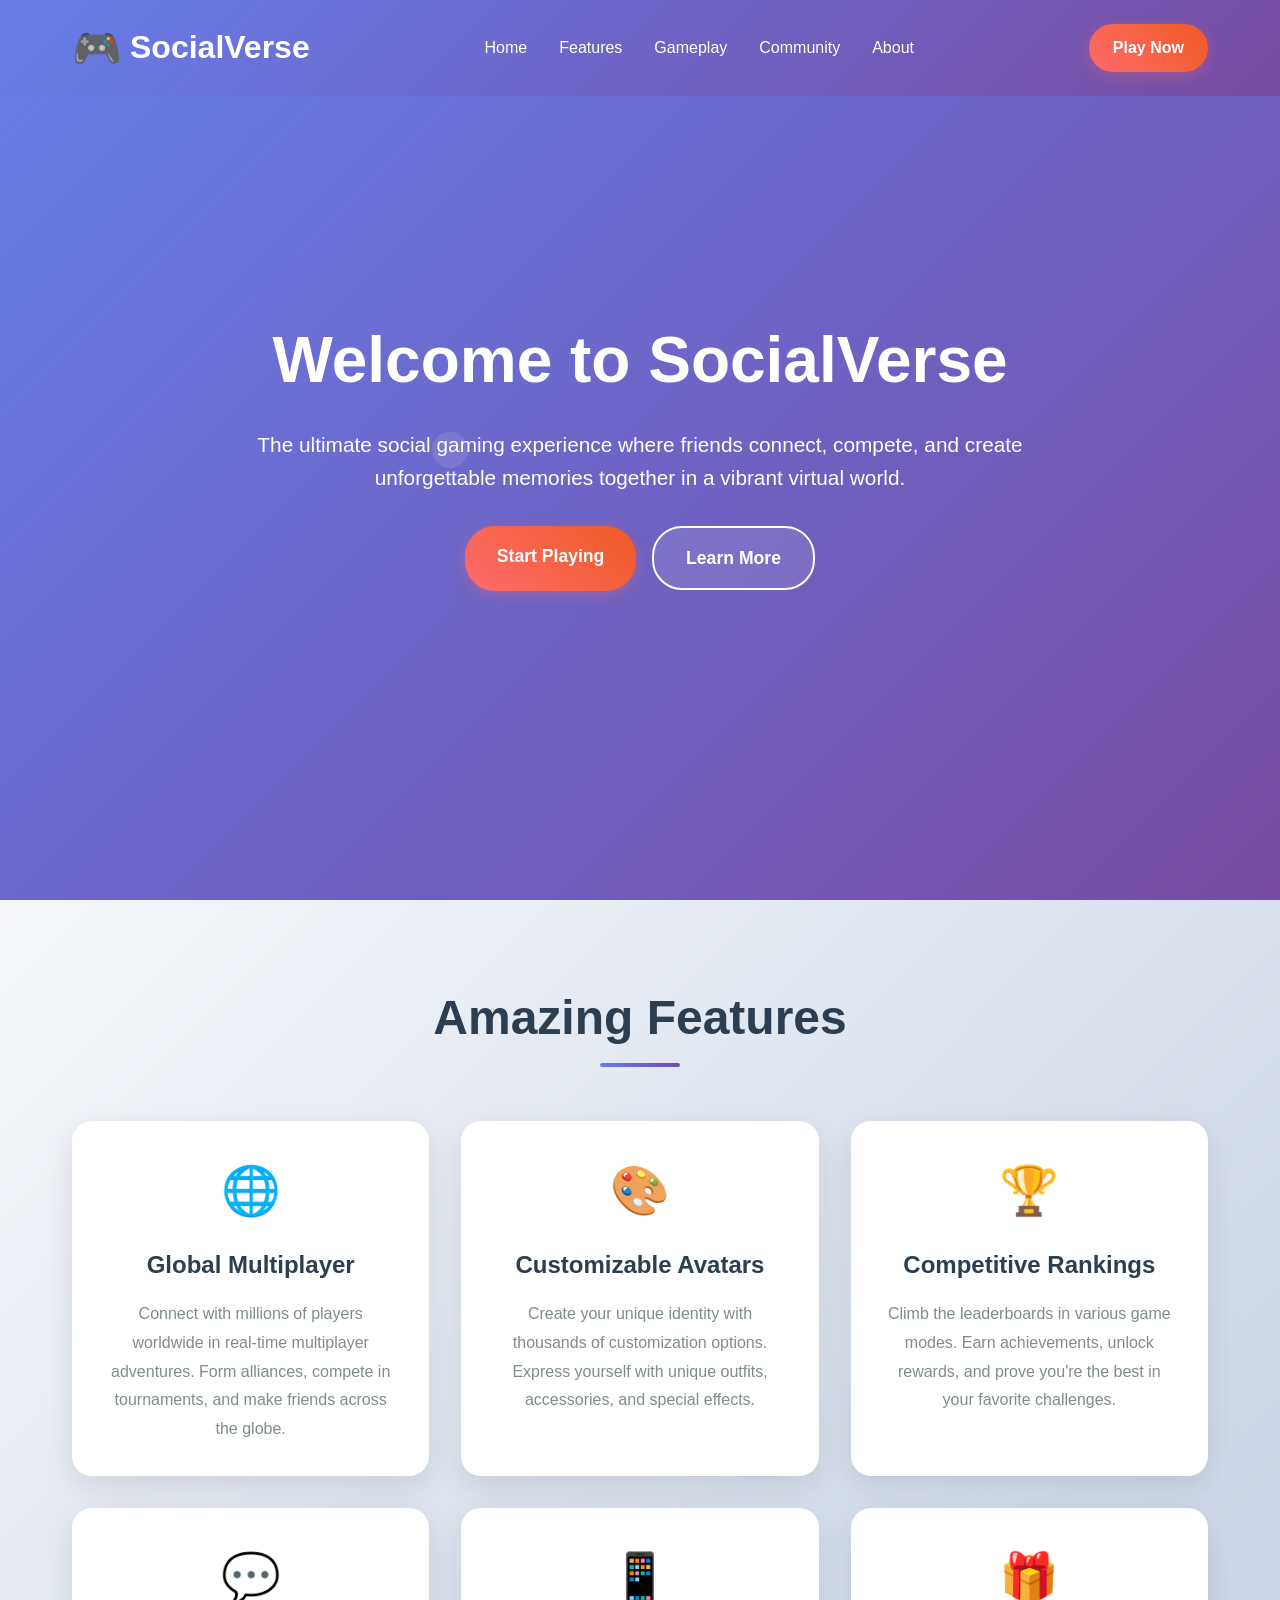
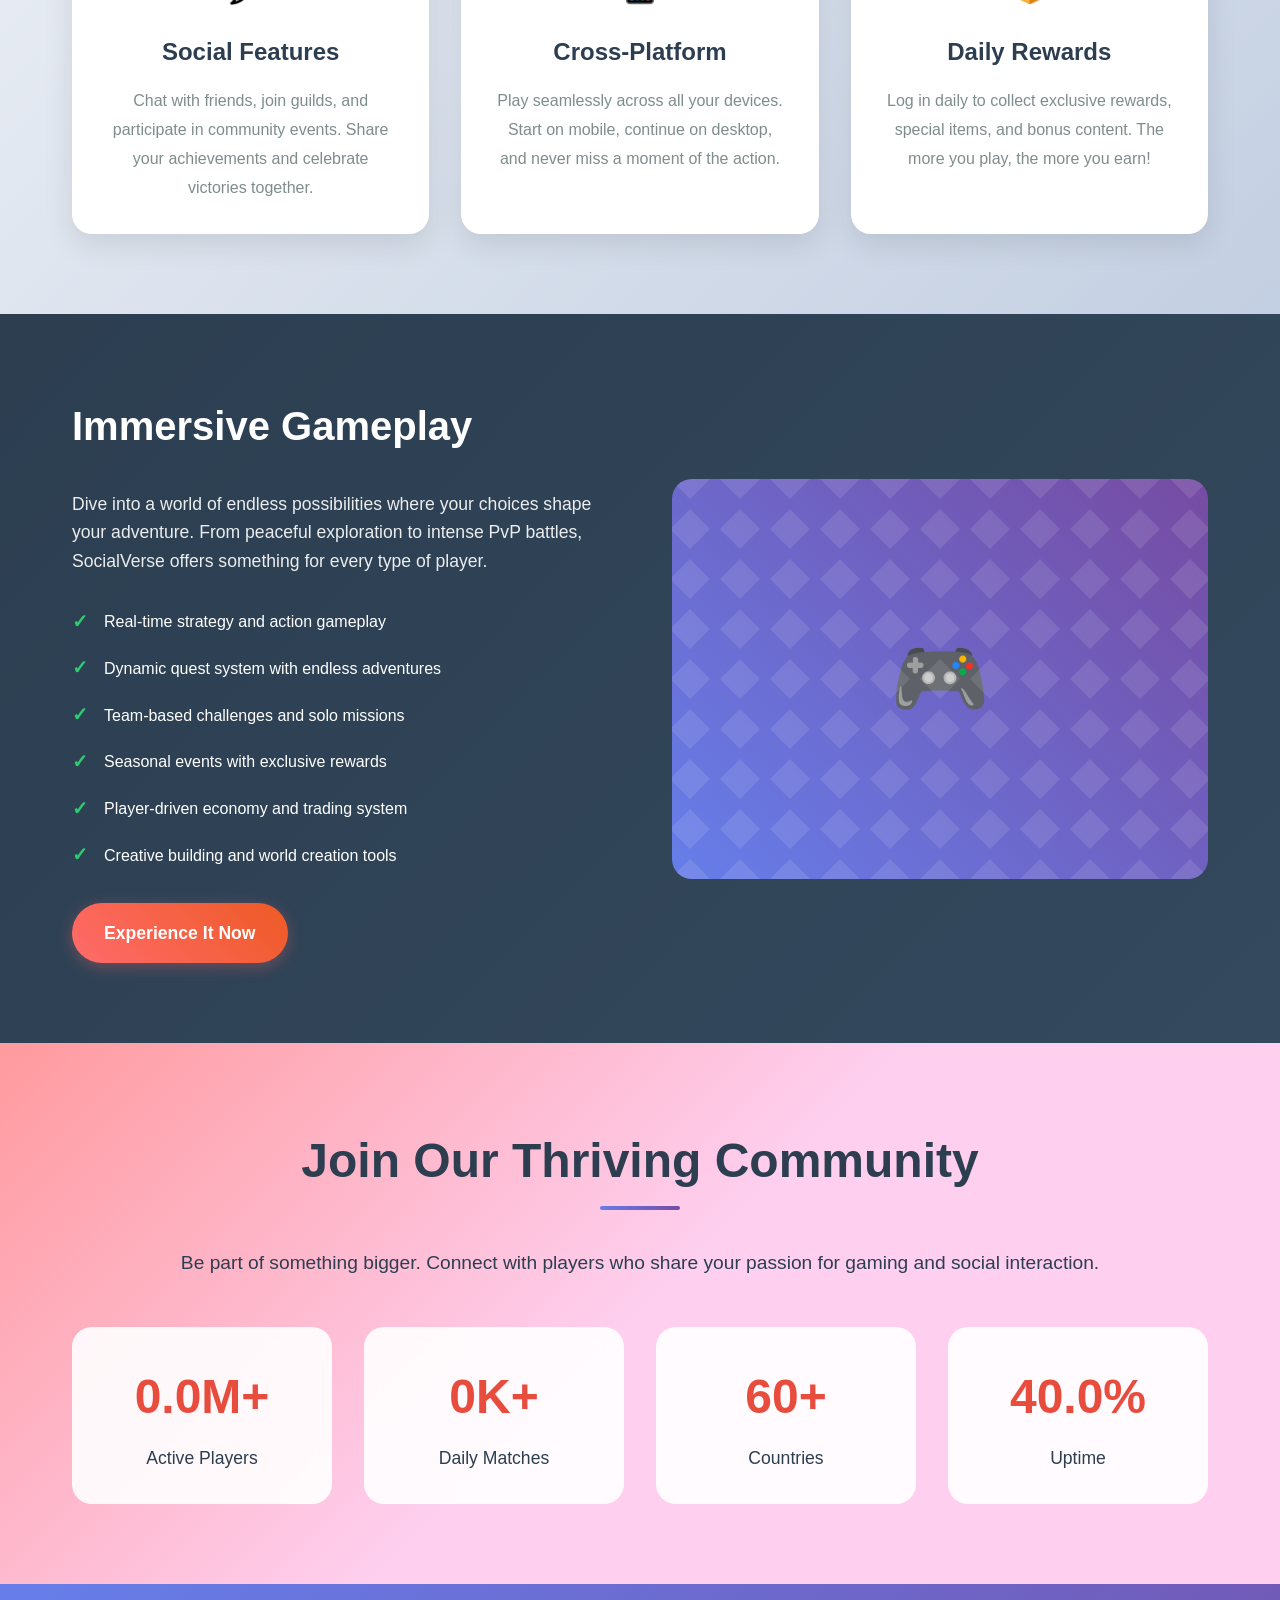
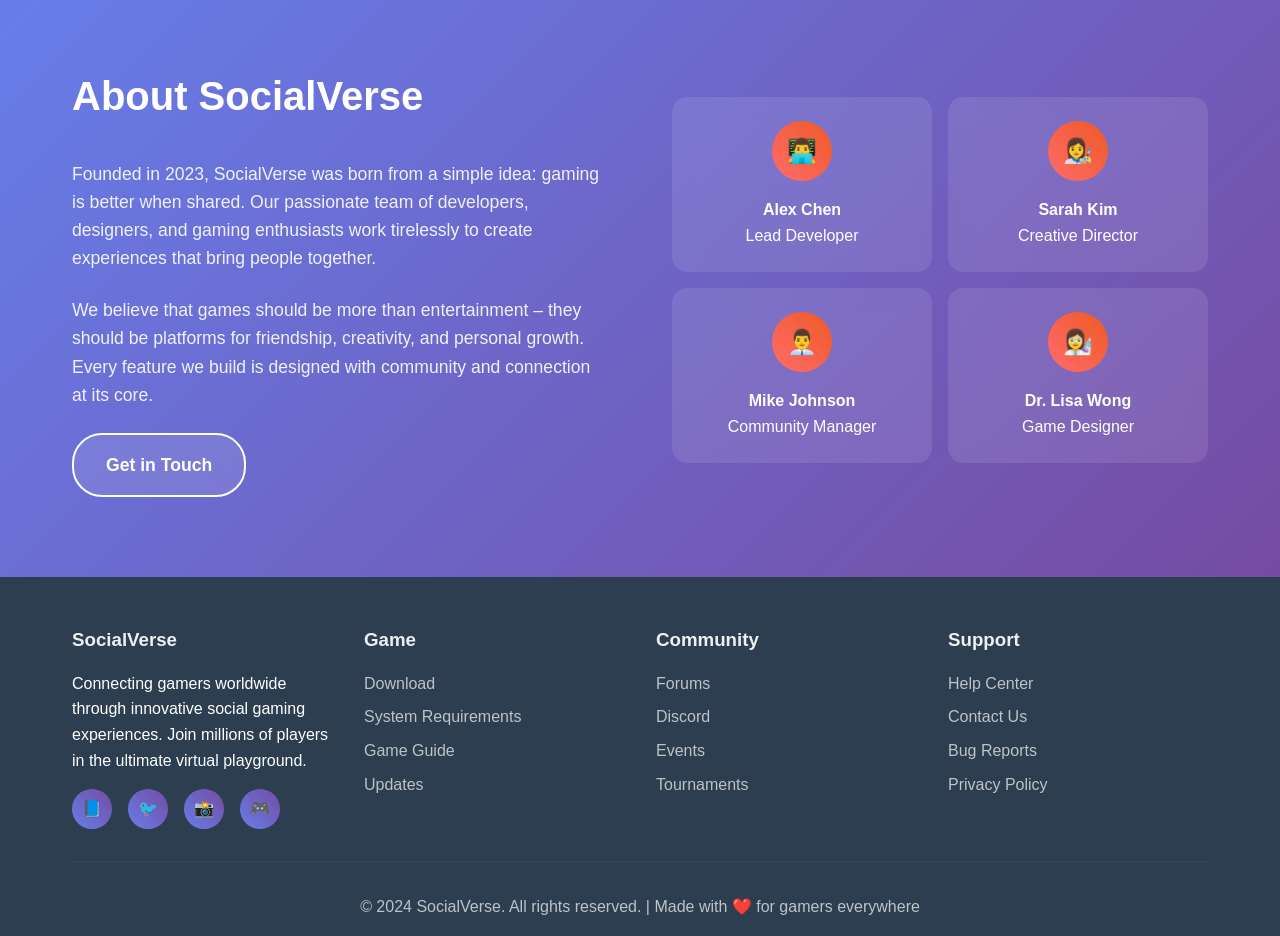
<file: social-game.html>
<!DOCTYPE html>
<html lang="en">
<head>
    <meta charset="UTF-8">
    <meta name="viewport" content="width=device-width, initial-scale=1.0">
    <title>SocialVerse - The Ultimate Social Gaming Experience</title>
    <style>
        * {
            margin: 0;
            padding: 0;
            box-sizing: border-box;
        }

        body {
            font-family: 'Segoe UI', Tahoma, Geneva, Verdana, sans-serif;
            line-height: 1.6;
            color: #333;
            overflow-x: hidden;
        }

        /* Header Styles */
        header {
            position: fixed;
            top: 0;
            width: 100%;
            background: linear-gradient(135deg, #667eea 0%, #764ba2 100%);
            backdrop-filter: blur(10px);
            z-index: 1000;
            padding: 1rem 0;
            transition: all 0.3s ease;
        }

        .nav-container {
            max-width: 1200px;
            margin: 0 auto;
            display: flex;
            justify-content: space-between;
            align-items: center;
            padding: 0 2rem;
        }

        .logo {
            font-size: 2rem;
            font-weight: bold;
            color: white;
            text-decoration: none;
            display: flex;
            align-items: center;
        }

        .logo::before {
            content: "🎮";
            margin-right: 0.5rem;
            font-size: 2.5rem;
        }

        nav ul {
            display: flex;
            list-style: none;
            gap: 2rem;
        }

        nav a {
            color: white;
            text-decoration: none;
            font-weight: 500;
            transition: all 0.3s ease;
            position: relative;
        }

        nav a:hover {
            transform: translateY(-2px);
        }

        nav a::after {
            content: '';
            position: absolute;
            bottom: -5px;
            left: 0;
            width: 0;
            height: 2px;
            background: #fff;
            transition: width 0.3s ease;
        }

        nav a:hover::after {
            width: 100%;
        }

        .cta-button {
            background: linear-gradient(45deg, #ff6b6b, #ee5a24);
            padding: 0.7rem 1.5rem;
            border-radius: 25px;
            text-decoration: none;
            color: white;
            font-weight: bold;
            transition: all 0.3s ease;
            box-shadow: 0 4px 15px rgba(255, 107, 107, 0.3);
        }

        .cta-button:hover {
            transform: translateY(-2px);
            box-shadow: 0 6px 20px rgba(255, 107, 107, 0.4);
        }

        /* Hero Section */
        .hero {
            height: 100vh;
            background: linear-gradient(135deg, #667eea 0%, #764ba2 100%);
            display: flex;
            align-items: center;
            justify-content: center;
            text-align: center;
            color: white;
            position: relative;
            overflow: hidden;
        }

        .hero::before {
            content: '';
            position: absolute;
            top: 0;
            left: 0;
            right: 0;
            bottom: 0;
            background: url('data:image/svg+xml,<svg xmlns="http://www.w3.org/2000/svg" viewBox="0 0 100 100"><circle cx="50" cy="50" r="2" fill="rgba(255,255,255,0.1)"/></svg>') repeat;
            animation: float 20s infinite linear;
        }

        @keyframes float {
            0% { transform: translateY(0px) translateX(0px); }
            25% { transform: translateY(-10px) translateX(5px); }
            50% { transform: translateY(-5px) translateX(-5px); }
            75% { transform: translateY(-15px) translateX(3px); }
            100% { transform: translateY(0px) translateX(0px); }
        }

        .hero-content {
            max-width: 800px;
            z-index: 2;
            position: relative;
        }

        .hero h1 {
            font-size: 4rem;
            margin-bottom: 1rem;
            animation: slideInUp 1s ease-out;
        }

        .hero p {
            font-size: 1.3rem;
            margin-bottom: 2rem;
            opacity: 0.9;
            animation: slideInUp 1s ease-out 0.2s both;
        }

        .hero-buttons {
            display: flex;
            gap: 1rem;
            justify-content: center;
            flex-wrap: wrap;
            animation: slideInUp 1s ease-out 0.4s both;
        }

        .btn {
            padding: 1rem 2rem;
            border: none;
            border-radius: 30px;
            font-size: 1.1rem;
            font-weight: bold;
            cursor: pointer;
            transition: all 0.3s ease;
            text-decoration: none;
            display: inline-block;
        }

        .btn-primary {
            background: linear-gradient(45deg, #ff6b6b, #ee5a24);
            color: white;
            box-shadow: 0 4px 15px rgba(255, 107, 107, 0.3);
        }

        .btn-secondary {
            background: rgba(255, 255, 255, 0.1);
            color: white;
            border: 2px solid white;
            backdrop-filter: blur(10px);
        }

        .btn:hover {
            transform: translateY(-3px);
            box-shadow: 0 6px 20px rgba(0, 0, 0, 0.2);
        }

        @keyframes slideInUp {
            from {
                opacity: 0;
                transform: translateY(50px);
            }
            to {
                opacity: 1;
                transform: translateY(0);
            }
        }

        /* Features Section */
        .features {
            padding: 5rem 0;
            background: linear-gradient(135deg, #f5f7fa 0%, #c3cfe2 100%);
        }

        .container {
            max-width: 1200px;
            margin: 0 auto;
            padding: 0 2rem;
        }

        .section-title {
            text-align: center;
            font-size: 3rem;
            margin-bottom: 3rem;
            color: #2c3e50;
            position: relative;
        }

        .section-title::after {
            content: '';
            position: absolute;
            bottom: -10px;
            left: 50%;
            transform: translateX(-50%);
            width: 80px;
            height: 4px;
            background: linear-gradient(45deg, #667eea, #764ba2);
            border-radius: 2px;
        }

        .features-grid {
            display: grid;
            grid-template-columns: repeat(auto-fit, minmax(300px, 1fr));
            gap: 2rem;
            margin-top: 4rem;
        }

        .feature-card {
            background: white;
            padding: 2rem;
            border-radius: 20px;
            text-align: center;
            transition: all 0.3s ease;
            box-shadow: 0 10px 30px rgba(0, 0, 0, 0.1);
            position: relative;
            overflow: hidden;
        }

        .feature-card::before {
            content: '';
            position: absolute;
            top: 0;
            left: -100%;
            width: 100%;
            height: 100%;
            background: linear-gradient(90deg, transparent, rgba(255, 255, 255, 0.4), transparent);
            transition: left 0.5s;
        }

        .feature-card:hover::before {
            left: 100%;
        }

        .feature-card:hover {
            transform: translateY(-10px);
            box-shadow: 0 20px 40px rgba(0, 0, 0, 0.15);
        }

        .feature-icon {
            font-size: 3rem;
            margin-bottom: 1rem;
            display: block;
        }

        .feature-card h3 {
            font-size: 1.5rem;
            margin-bottom: 1rem;
            color: #2c3e50;
        }

        .feature-card p {
            color: #7f8c8d;
            line-height: 1.8;
        }

        /* Gameplay Section */
        .gameplay {
            padding: 5rem 0;
            background: linear-gradient(135deg, #2c3e50 0%, #34495e 100%);
            color: white;
        }

        .gameplay-content {
            display: grid;
            grid-template-columns: 1fr 1fr;
            gap: 4rem;
            align-items: center;
        }

        .gameplay-text h2 {
            font-size: 2.5rem;
            margin-bottom: 2rem;
        }

        .gameplay-text p {
            font-size: 1.1rem;
            margin-bottom: 1.5rem;
            opacity: 0.9;
        }

        .gameplay-features {
            list-style: none;
            margin: 2rem 0;
        }

        .gameplay-features li {
            margin: 1rem 0;
            display: flex;
            align-items: center;
        }

        .gameplay-features li::before {
            content: "✓";
            color: #2ecc71;
            font-weight: bold;
            font-size: 1.2rem;
            margin-right: 1rem;
        }

        .gameplay-image {
            background: linear-gradient(45deg, #667eea, #764ba2);
            border-radius: 20px;
            height: 400px;
            display: flex;
            align-items: center;
            justify-content: center;
            font-size: 5rem;
            position: relative;
            overflow: hidden;
        }

        .gameplay-image::before {
            content: '';
            position: absolute;
            top: 0;
            left: 0;
            right: 0;
            bottom: 0;
            background: url('data:image/svg+xml,<svg xmlns="http://www.w3.org/2000/svg" viewBox="0 0 100 100"><polygon points="50,10 90,50 50,90 10,50" fill="rgba(255,255,255,0.1)"/></svg>') center/50px repeat;
            animation: rotate 30s linear infinite;
        }

        @keyframes rotate {
            from { transform: rotate(0deg); }
            to { transform: rotate(360deg); }
        }

        /* Community Section */
        .community {
            padding: 5rem 0;
            background: linear-gradient(135deg, #ff9a9e 0%, #fecfef 50%, #fecfef 100%);
        }

        .community-stats {
            display: grid;
            grid-template-columns: repeat(auto-fit, minmax(250px, 1fr));
            gap: 2rem;
            margin-top: 3rem;
        }

        .stat-card {
            background: rgba(255, 255, 255, 0.9);
            padding: 2rem;
            border-radius: 20px;
            text-align: center;
            backdrop-filter: blur(10px);
            transition: all 0.3s ease;
        }

        .stat-card:hover {
            transform: scale(1.05);
            background: rgba(255, 255, 255, 1);
        }

        .stat-number {
            font-size: 3rem;
            font-weight: bold;
            color: #e74c3c;
            display: block;
        }

        .stat-label {
            font-size: 1.1rem;
            color: #2c3e50;
            margin-top: 0.5rem;
        }

        /* About Section */
        .about {
            padding: 5rem 0;
            background: linear-gradient(135deg, #667eea 0%, #764ba2 100%);
            color: white;
        }

        .about-content {
            display: grid;
            grid-template-columns: 1fr 1fr;
            gap: 4rem;
            align-items: center;
        }

        .about-text h2 {
            font-size: 2.5rem;
            margin-bottom: 2rem;
        }

        .about-text p {
            font-size: 1.1rem;
            margin-bottom: 1.5rem;
            opacity: 0.9;
        }

        .team-grid {
            display: grid;
            grid-template-columns: repeat(2, 1fr);
            gap: 1rem;
        }

        .team-member {
            background: rgba(255, 255, 255, 0.1);
            padding: 1.5rem;
            border-radius: 15px;
            text-align: center;
            backdrop-filter: blur(10px);
        }

        .team-avatar {
            width: 60px;
            height: 60px;
            background: linear-gradient(45deg, #ff6b6b, #ee5a24);
            border-radius: 50%;
            margin: 0 auto 1rem;
            display: flex;
            align-items: center;
            justify-content: center;
            font-size: 1.5rem;
        }

        /* Footer */
        footer {
            background: #2c3e50;
            color: white;
            padding: 3rem 0 1rem;
        }

        .footer-content {
            display: grid;
            grid-template-columns: repeat(auto-fit, minmax(250px, 1fr));
            gap: 2rem;
            margin-bottom: 2rem;
        }

        .footer-section h3 {
            margin-bottom: 1rem;
            color: #ecf0f1;
        }

        .footer-section ul {
            list-style: none;
        }

        .footer-section ul li {
            margin: 0.5rem 0;
        }

        .footer-section ul li a {
            color: #bdc3c7;
            text-decoration: none;
            transition: color 0.3s ease;
        }

        .footer-section ul li a:hover {
            color: #ecf0f1;
        }

        .social-links {
            display: flex;
            gap: 1rem;
            margin-top: 1rem;
        }

        .social-link {
            width: 40px;
            height: 40px;
            background: linear-gradient(45deg, #667eea, #764ba2);
            border-radius: 50%;
            display: flex;
            align-items: center;
            justify-content: center;
            text-decoration: none;
            color: white;
            transition: all 0.3s ease;
        }

        .social-link:hover {
            transform: translateY(-3px);
            box-shadow: 0 5px 15px rgba(0, 0, 0, 0.3);
        }

        .footer-bottom {
            text-align: center;
            padding-top: 2rem;
            border-top: 1px solid #34495e;
            color: #bdc3c7;
        }

        /* Mobile Responsive */
        @media (max-width: 768px) {
            .nav-container {
                flex-direction: column;
                gap: 1rem;
                padding: 1rem;
            }

            nav ul {
                flex-direction: column;
                text-align: center;
                gap: 1rem;
            }

            .hero h1 {
                font-size: 2.5rem;
            }

            .hero-buttons {
                flex-direction: column;
                align-items: center;
            }

            .gameplay-content,
            .about-content {
                grid-template-columns: 1fr;
                text-align: center;
            }

            .features-grid {
                grid-template-columns: 1fr;
            }

            .section-title {
                font-size: 2rem;
            }
        }

        /* Smooth Scrolling */
        html {
            scroll-behavior: smooth;
        }

        /* Loading Animation */
        .loading {
            position: fixed;
            top: 0;
            left: 0;
            width: 100%;
            height: 100%;
            background: linear-gradient(135deg, #667eea 0%, #764ba2 100%);
            display: flex;
            align-items: center;
            justify-content: center;
            z-index: 9999;
            opacity: 1;
            transition: opacity 0.5s ease;
        }

        .loading.hidden {
            opacity: 0;
            pointer-events: none;
        }

        .spinner {
            width: 50px;
            height: 50px;
            border: 3px solid rgba(255, 255, 255, 0.3);
            border-top: 3px solid white;
            border-radius: 50%;
            animation: spin 1s linear infinite;
        }

        @keyframes spin {
            0% { transform: rotate(0deg); }
            100% { transform: rotate(360deg); }
        }
    </style>
</head>
<body>
    <!-- Loading Screen -->
    <div class="loading" id="loading">
        <div class="spinner"></div>
    </div>

    <!-- Header -->
    <header>
        <div class="nav-container">
            <a href="#home" class="logo">SocialVerse</a>
            <nav>
                <ul>
                    <li><a href="#home">Home</a></li>
                    <li><a href="#features">Features</a></li>
                    <li><a href="#gameplay">Gameplay</a></li>
                    <li><a href="#community">Community</a></li>
                    <li><a href="#about">About</a></li>
                </ul>
            </nav>
            <a href="#download" class="cta-button">Play Now</a>
        </div>
    </header>

    <!-- Hero Section -->
    <section id="home" class="hero">
        <div class="hero-content">
            <h1>Welcome to SocialVerse</h1>
            <p>The ultimate social gaming experience where friends connect, compete, and create unforgettable memories together in a vibrant virtual world.</p>
            <div class="hero-buttons">
                <a href="#download" class="btn btn-primary">Start Playing</a>
                <a href="#features" class="btn btn-secondary">Learn More</a>
            </div>
        </div>
    </section>

    <!-- Features Section -->
    <section id="features" class="features">
        <div class="container">
            <h2 class="section-title">Amazing Features</h2>
            <div class="features-grid">
                <div class="feature-card">
                    <span class="feature-icon">🌐</span>
                    <h3>Global Multiplayer</h3>
                    <p>Connect with millions of players worldwide in real-time multiplayer adventures. Form alliances, compete in tournaments, and make friends across the globe.</p>
                </div>
                <div class="feature-card">
                    <span class="feature-icon">🎨</span>
                    <h3>Customizable Avatars</h3>
                    <p>Create your unique identity with thousands of customization options. Express yourself with unique outfits, accessories, and special effects.</p>
                </div>
                <div class="feature-card">
                    <span class="feature-icon">🏆</span>
                    <h3>Competitive Rankings</h3>
                    <p>Climb the leaderboards in various game modes. Earn achievements, unlock rewards, and prove you're the best in your favorite challenges.</p>
                </div>
                <div class="feature-card">
                    <span class="feature-icon">💬</span>
                    <h3>Social Features</h3>
                    <p>Chat with friends, join guilds, and participate in community events. Share your achievements and celebrate victories together.</p>
                </div>
                <div class="feature-card">
                    <span class="feature-icon">📱</span>
                    <h3>Cross-Platform</h3>
                    <p>Play seamlessly across all your devices. Start on mobile, continue on desktop, and never miss a moment of the action.</p>
                </div>
                <div class="feature-card">
                    <span class="feature-icon">🎁</span>
                    <h3>Daily Rewards</h3>
                    <p>Log in daily to collect exclusive rewards, special items, and bonus content. The more you play, the more you earn!</p>
                </div>
            </div>
        </div>
    </section>

    <!-- Gameplay Section -->
    <section id="gameplay" class="gameplay">
        <div class="container">
            <div class="gameplay-content">
                <div class="gameplay-text">
                    <h2>Immersive Gameplay</h2>
                    <p>Dive into a world of endless possibilities where your choices shape your adventure. From peaceful exploration to intense PvP battles, SocialVerse offers something for every type of player.</p>
                    <ul class="gameplay-features">
                        <li>Real-time strategy and action gameplay</li>
                        <li>Dynamic quest system with endless adventures</li>
                        <li>Team-based challenges and solo missions</li>
                        <li>Seasonal events with exclusive rewards</li>
                        <li>Player-driven economy and trading system</li>
                        <li>Creative building and world creation tools</li>
                    </ul>
                    <a href="#download" class="btn btn-primary">Experience It Now</a>
                </div>
                <div class="gameplay-image">
                    🎮
                </div>
            </div>
        </div>
    </section>

    <!-- Community Section -->
    <section id="community" class="community">
        <div class="container">
            <h2 class="section-title">Join Our Thriving Community</h2>
            <p style="text-align: center; font-size: 1.2rem; color: #2c3e50; margin-bottom: 2rem;">
                Be part of something bigger. Connect with players who share your passion for gaming and social interaction.
            </p>
            <div class="community-stats">
                <div class="stat-card">
                    <span class="stat-number">2.5M+</span>
                    <div class="stat-label">Active Players</div>
                </div>
                <div class="stat-card">
                    <span class="stat-number">50K+</span>
                    <div class="stat-label">Daily Matches</div>
                </div>
                <div class="stat-card">
                    <span class="stat-number">150+</span>
                    <div class="stat-label">Countries</div>
                </div>
                <div class="stat-card">
                    <span class="stat-number">99.9%</span>
                    <div class="stat-label">Uptime</div>
                </div>
            </div>
        </div>
    </section>

    <!-- About Section -->
    <section id="about" class="about">
        <div class="container">
            <div class="about-content">
                <div class="about-text">
                    <h2>About SocialVerse</h2>
                    <p>Founded in 2023, SocialVerse was born from a simple idea: gaming is better when shared. Our passionate team of developers, designers, and gaming enthusiasts work tirelessly to create experiences that bring people together.</p>
                    <p>We believe that games should be more than entertainment – they should be platforms for friendship, creativity, and personal growth. Every feature we build is designed with community and connection at its core.</p>
                    <a href="#contact" class="btn btn-secondary">Get in Touch</a>
                </div>
                <div class="team-grid">
                    <div class="team-member">
                        <div class="team-avatar">👨‍💻</div>
                        <h4>Alex Chen</h4>
                        <p>Lead Developer</p>
                    </div>
                    <div class="team-member">
                        <div class="team-avatar">👩‍🎨</div>
                        <h4>Sarah Kim</h4>
                        <p>Creative Director</p>
                    </div>
                    <div class="team-member">
                        <div class="team-avatar">👨‍💼</div>
                        <h4>Mike Johnson</h4>
                        <p>Community Manager</p>
                    </div>
                    <div class="team-member">
                        <div class="team-avatar">👩‍🔬</div>
                        <h4>Dr. Lisa Wong</h4>
                        <p>Game Designer</p>
                    </div>
                </div>
            </div>
        </div>
    </section>

    <!-- Footer -->
    <footer>
        <div class="container">
            <div class="footer-content">
                <div class="footer-section">
                    <h3>SocialVerse</h3>
                    <p>Connecting gamers worldwide through innovative social gaming experiences. Join millions of players in the ultimate virtual playground.</p>
                    <div class="social-links">
                        <a href="#" class="social-link">📘</a>
                        <a href="#" class="social-link">🐦</a>
                        <a href="#" class="social-link">📸</a>
                        <a href="#" class="social-link">🎮</a>
                    </div>
                </div>
                <div class="footer-section">
                    <h3>Game</h3>
                    <ul>
                        <li><a href="#">Download</a></li>
                        <li><a href="#">System Requirements</a></li>
                        <li><a href="#">Game Guide</a></li>
                        <li><a href="#">Updates</a></li>
                    </ul>
                </div>
                <div class="footer-section">
                    <h3>Community</h3>
                    <ul>
                        <li><a href="#">Forums</a></li>
                        <li><a href="#">Discord</a></li>
                        <li><a href="#">Events</a></li>
                        <li><a href="#">Tournaments</a></li>
                    </ul>
                </div>
                <div class="footer-section">
                    <h3>Support</h3>
                    <ul>
                        <li><a href="#">Help Center</a></li>
                        <li><a href="#">Contact Us</a></li>
                        <li><a href="#">Bug Reports</a></li>
                        <li><a href="#">Privacy Policy</a></li>
                    </ul>
                </div>
            </div>
            <div class="footer-bottom">
                <p>&copy; 2024 SocialVerse. All rights reserved. | Made with ❤️ for gamers everywhere</p>
            </div>
        </div>
    </footer>

    <script>
        // Loading screen
        window.addEventListener('load', function() {
            const loading = document.getElementById('loading');
            setTimeout(() => {
                loading.classList.add('hidden');
            }, 1000);
        });

        // Smooth scrolling for navigation links
        document.querySelectorAll('a[href^="#"]').forEach(anchor => {
            anchor.addEventListener('click', function (e) {
                e.preventDefault();
                const target = document.querySelector(this.getAttribute('href'));
                if (target) {
                    target.scrollIntoView({
                        behavior: 'smooth',
                        block: 'start'
                    });
                }
            });
        });

        // Header background on scroll
        window.addEventListener('scroll', function() {
            const header = document.querySelector('header');
            if (window.scrollY > 100) {
                header.style.background = 'rgba(102, 126, 234, 0.95)';
                header.style.backdropFilter = 'blur(10px)';
            } else {
                header.style.background = 'linear-gradient(135deg, #667eea 0%, #764ba2 100%)';
                header.style.backdropFilter = 'none';
            }
        });

        // Animate elements on scroll
        const observerOptions = {
            threshold: 0.1,
            rootMargin: '0px 0px -50px 0px'
        };

        const observer = new IntersectionObserver(function(entries) {
            entries.forEach(entry => {
                if (entry.isIntersecting) {
                    entry.target.style.opacity = '1';
                    entry.target.style.transform = 'translateY(0)';
                }
            });
        }, observerOptions);

        // Observe elements for animation
        document.querySelectorAll('.feature-card, .stat-card, .team-member').forEach(el => {
            el.style.opacity = '0';
            el.style.transform = 'translateY(30px)';
            el.style.transition = 'all 0.6s ease';
            observer.observe(el);
        });

        // Add hover effects to buttons
        document.querySelectorAll('.btn').forEach(button => {
            button.addEventListener('mouseenter', function() {
                this.style.transform = 'translateY(-3px) scale(1.05)';
            });
            
            button.addEventListener('mouseleave', function() {
                this.style.transform = 'translateY(0) scale(1)';
            });
        });

        // Parallax effect for hero section
        window.addEventListener('scroll', function() {
            const scrolled = window.pageYOffset;
            const hero = document.querySelector('.hero');
            if (hero) {
                hero.style.transform = `translateY(${scrolled * 0.5}px)`;
            }
        });

        // Dynamic stat counter animation
        function animateCounters() {
            const counters = document.querySelectorAll('.stat-number');
            counters.forEach(counter => {
                const target = counter.textContent;
                const numTarget = parseFloat(target.replace(/[^0-9.]/g, ''));
                const increment = numTarget / 100;
                let current = 0;
                
                const timer = setInterval(() => {
                    current += increment;
                    if (current >= numTarget) {
                        current = numTarget;
                        clearInterval(timer);
                    }
                    
                    if (target.includes('M')) {
                        counter.textContent = (current / 1000000).toFixed(1) + 'M+';
                    } else if (target.includes('K')) {
                        counter.textContent = Math.floor(current / 1000) + 'K+';
                    } else if (target.includes('%')) {
                        counter.textContent = current.toFixed(1) + '%';
                    } else {
                        counter.textContent = Math.floor(current) + '+';
                    }
                }, 20);
            });
        }

        // Trigger counter animation when community section is visible
        const communityObserver = new IntersectionObserver(function(entries) {
            entries.forEach(entry => {
                if (entry.isIntersecting) {
                    animateCounters();
                    communityObserver.unobserve(entry.target);
                }
            });
        }, { threshold: 0.5 });

        const communitySection = document.querySelector('.community');
        if (communitySection) {
            communityObserver.observe(communitySection);
        }
    </script>
</body>
</html>
</file>
